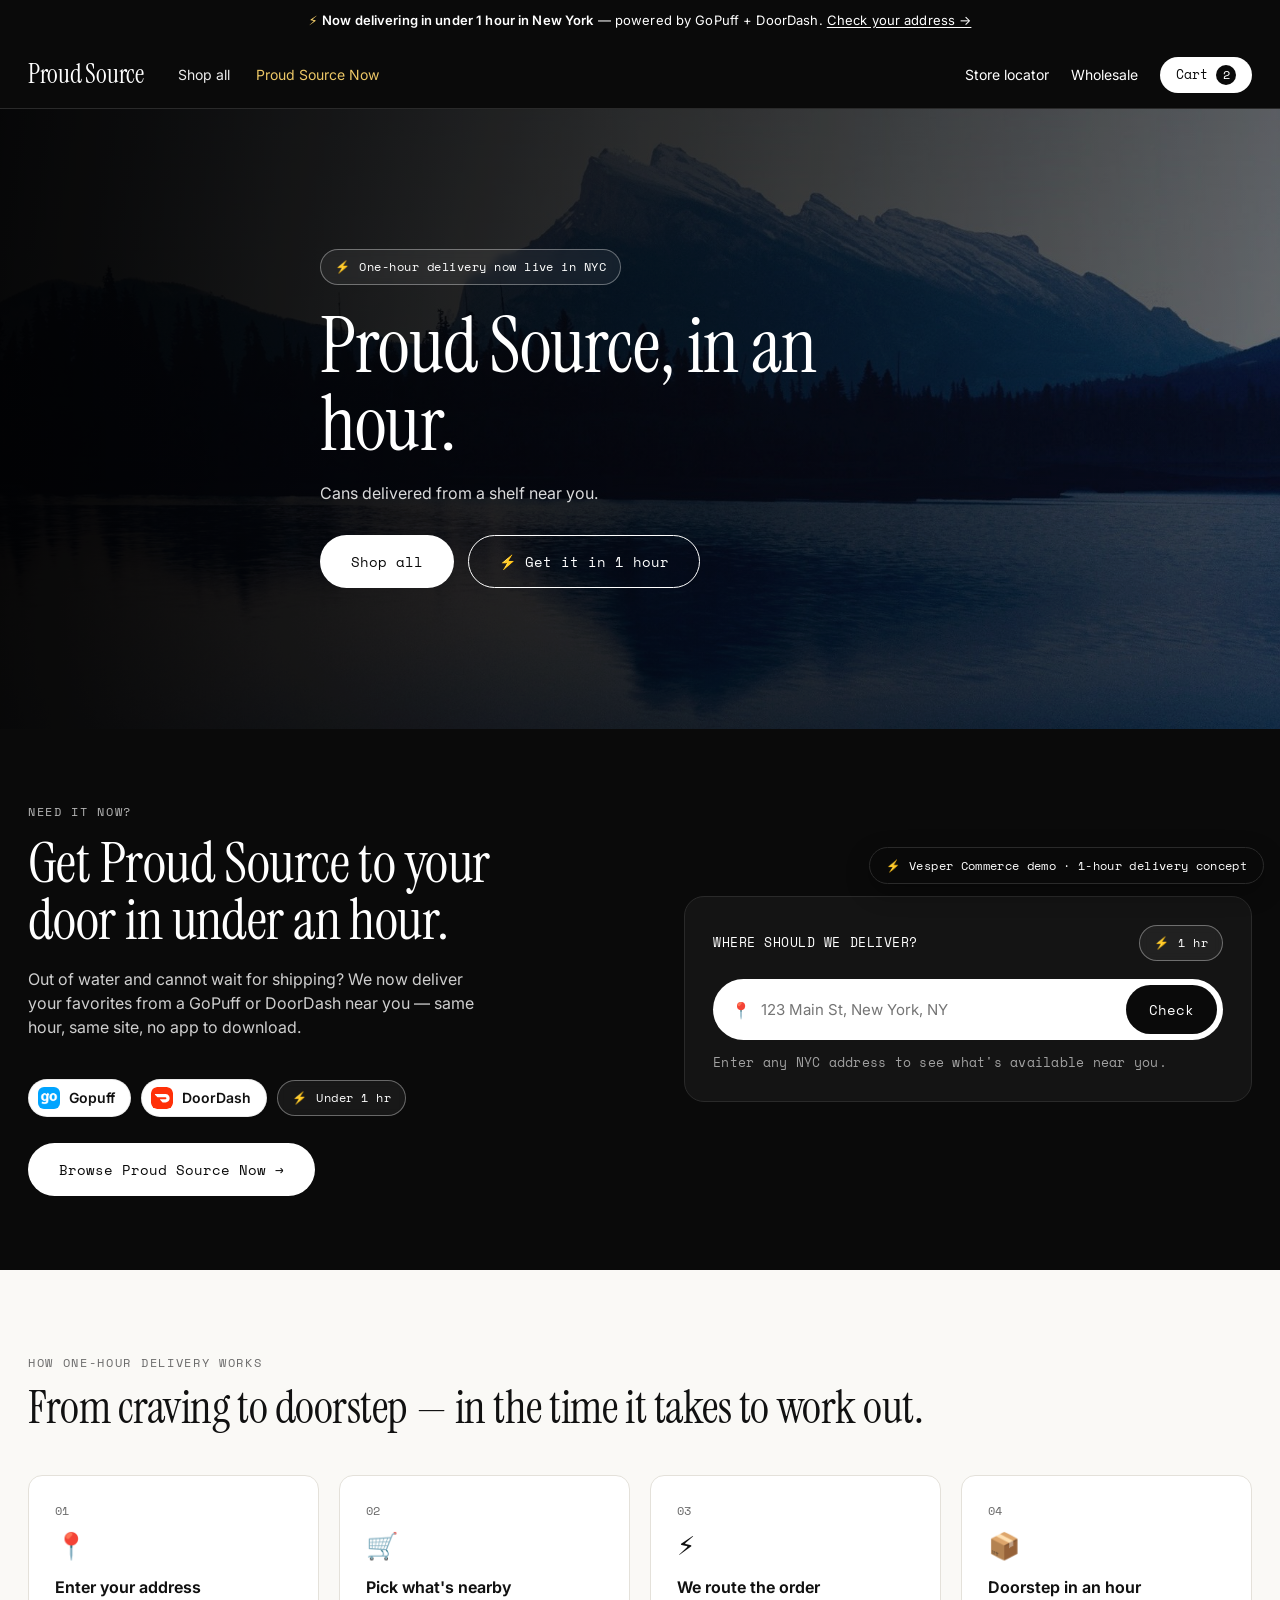
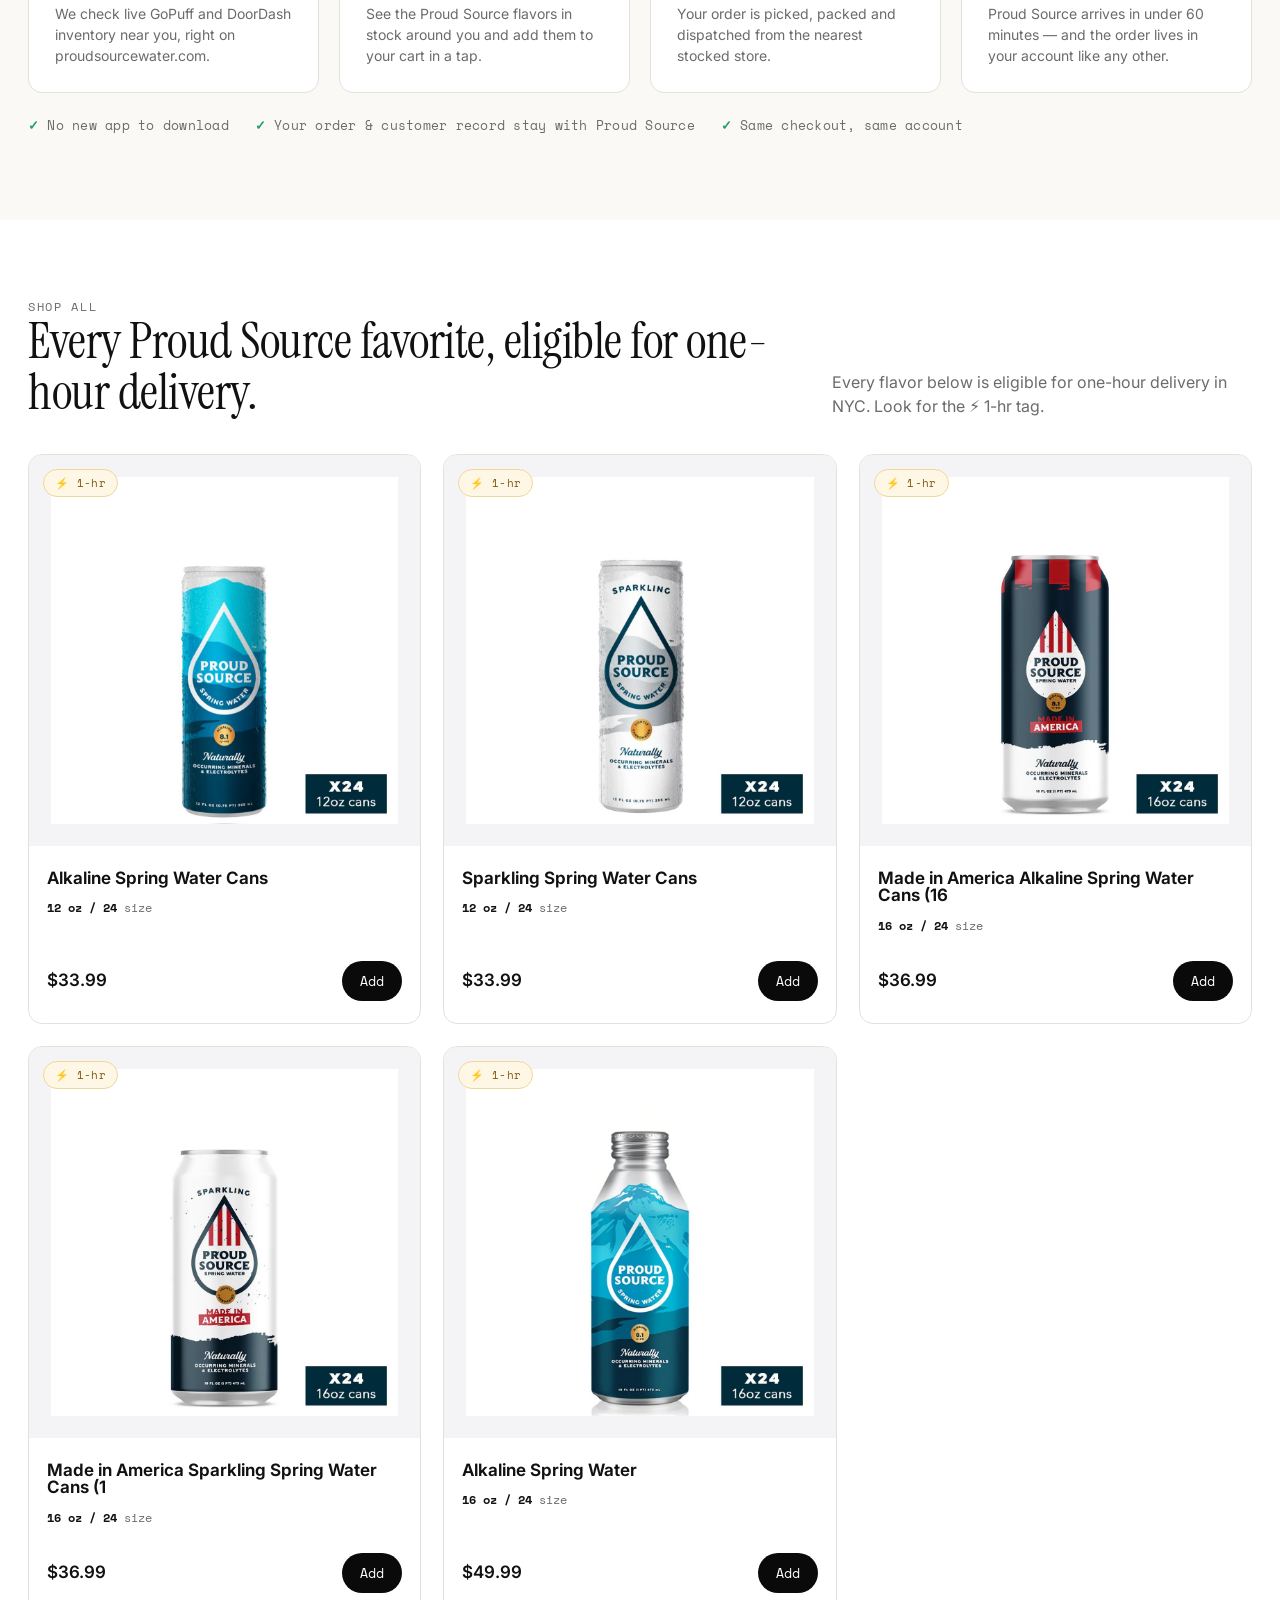
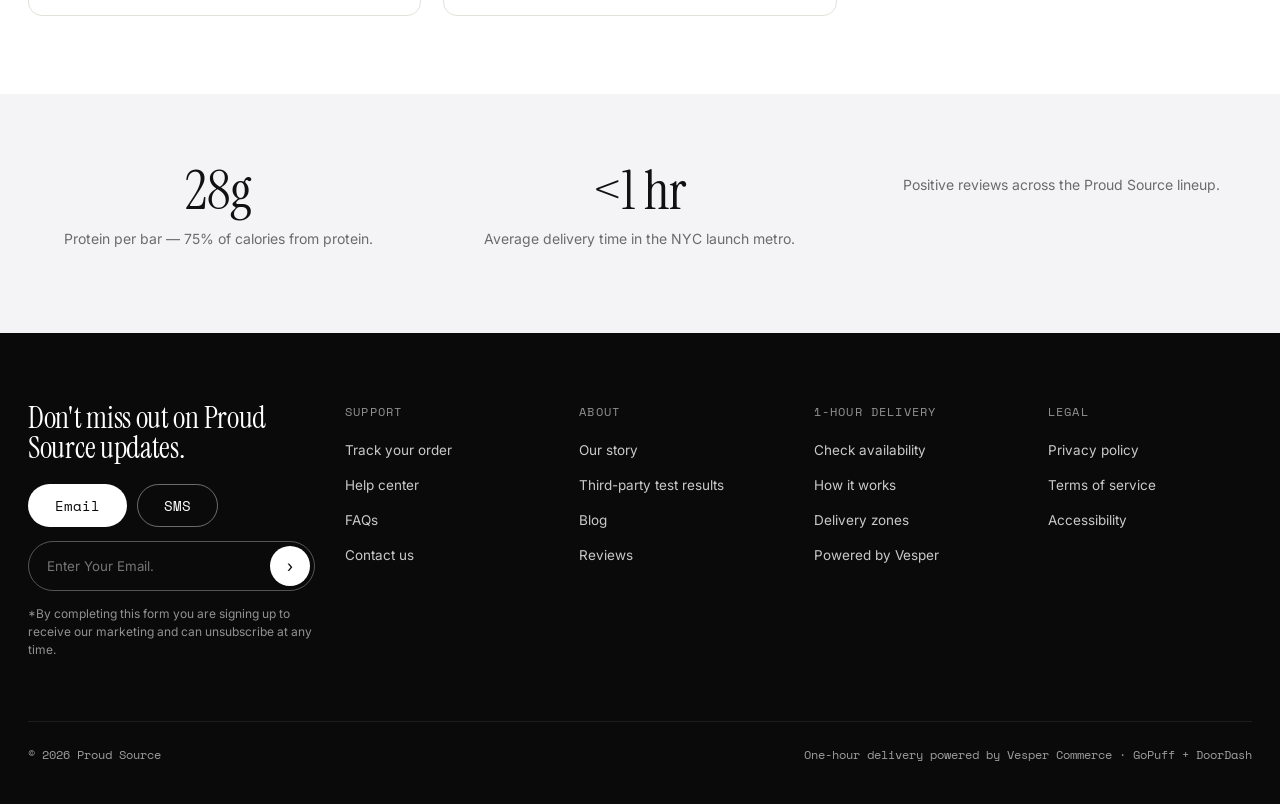
<file: index.html>
<!doctype html>
<html lang="en">
<head>
<meta charset="utf-8" />
<meta name="viewport" content="width=device-width, initial-scale=1" />
<title>Proud Source — now with one-hour delivery</title>
<meta name="description" content="Proud Source, delivered in about an hour via GoPuff and DoorDash." />
<link rel="preconnect" href="https://fonts.googleapis.com" />
<link rel="preconnect" href="https://fonts.gstatic.com" crossorigin />
<link href="https://fonts.googleapis.com/css2?family=Instrument+Serif&family=Inter:wght@400;500;600;700&family=Space+Mono:wght@400;700&display=swap" rel="stylesheet" />
<link rel="stylesheet" href="styles.css" />
<link rel="icon" href="assets/p0.jpg" />
</head>
<body>

<!-- Announcement -->
<div class="announce">
  <span class="bolt">⚡</span> <b>Now delivering in under 1 hour in New York</b> — powered by GoPuff + DoorDash. <a href="#onehour">Check your address →</a>
</div>

<!-- Header -->
<header class="header">
  <nav class="nav">
    <a class="brand" href="index.html"><span class="wordmark">Proud Source</span></a>
    <div class="nav-links"><a href="#shop">Shop all</a>
      <a href="proudsourcewater-now.html" style="color:#ffd76e">Proud Source Now</a>
    </div>
    <div class="nav-right">
      <a class="hide-sm" href="#">Store locator</a>
      <a class="hide-sm" href="#">Wholesale</a>
      <button class="hamburger" onclick="openMenu()" aria-label="Open menu"><svg viewBox="0 0 24 24" fill="none" stroke="currentColor" stroke-width="2" stroke-linecap="round"><line x1="3" y1="6" x2="21" y2="6"/><line x1="3" y1="12" x2="21" y2="12"/><line x1="3" y1="18" x2="21" y2="18"/></svg></button>
      <a href="checkout.html" class="cart-pill" onclick="event.preventDefault();openCart()">Cart <span class="cart-count" id="cartCount">2</span></a>
    </div>
  </nav>
</header>

<!-- Hero -->
<section class="hero">
  <div class="hero-media" style="background-image:linear-gradient(105deg,rgba(10,12,20,.84) 0%,rgba(10,12,20,.58) 46%,rgba(10,12,20,.34) 100%),url('assets/hero.jpg');background-size:cover;background-position:center"></div>
  <div class="wrap hero-inner">
    <div class="delivery-badge" style="margin-bottom:22px"><span class="bolt">⚡</span> One-hour delivery now live in NYC</div>
    <h1 class="serif">Proud Source, in an hour.</h1>
    <p class="sub">Cans delivered from a shelf near you.</p>
    <div class="hero-cta">
      <a href="#shop" class="btn btn-white">Shop all</a>
      <a href="#onehour" class="btn btn-outline" style="color:#fff">⚡ Get it in 1 hour</a>
    </div>
  </div>
</section>

<!-- ===== SIGNATURE 1-HOUR DELIVERY BAND ===== -->
<section class="delivery-band" id="onehour">
  <div class="wrap grid">
    <div>
      <div class="eyebrow" style="color:rgba(255,255,255,.7)">Need it now?</div>
      <h2 class="serif" style="margin-top:14px">Get Proud Source to your door in under an hour.</h2>
      <p class="lede">Out of water and cannot wait for shipping? We now deliver your favorites from a GoPuff or DoorDash near you — same hour, same site, no app to download.</p>
      <div class="retailer-chips" style="margin-top:24px">
        <span class="chip"><img class="logo" src="assets/gopuff-icon.png" alt="GoPuff" /> Gopuff</span>
        <span class="chip"><img class="logo" src="assets/doordash-icon.svg" alt="DoorDash" /> DoorDash</span>
        <span class="delivery-badge"><span class="bolt">⚡</span> Under 1 hr</span>
      </div>
      <div style="margin-top:26px">
        <a href="proudsourcewater-now.html" class="btn btn-white">Browse Proud Source Now →</a>
      </div>
    </div>

    <div class="addr-card">
      <div class="row-top">
        <div style="font-family:var(--mono);font-size:13px;letter-spacing:.04em">WHERE SHOULD WE DELIVER?</div>
        <div class="delivery-badge"><span class="bolt">⚡</span> 1 hr</div>
      </div>
      <div class="addr-field">
        <span aria-hidden="true">📍</span>
        <input id="addrInput" type="text" placeholder="123 Main St, New York, NY" />
        <button class="btn btn-dark" onclick="checkAvailability()">Check</button>
      </div>
      <div class="addr-note">Enter any NYC address to see what's available near you.</div>

      <div class="avail-result" id="availResult">
        <div class="avail-head"><span>✓</span> Available near you — delivered in under 1 hour</div>
        <div class="mini-prod">
          <img src="assets/p0.jpg" alt="" />
          <div class="info"><div class="name">Gold · Chocolate Chip Cookie Dough</div><div class="meta">4-bar pack · $13.99</div></div>
          <button class="mini-add" onclick="addToCart()">Add</button>
        </div>
        <div class="mini-prod">
          <img src="assets/p1.jpg" alt="" />
          <div class="info"><div class="name">Bronze · Cookie Dough Caramel</div><div class="meta">4-bar pack · $13.99</div></div>
          <button class="mini-add" onclick="addToCart()">Add</button>
        </div>
        <div class="mini-prod">
          <img src="assets/p0.jpg" alt="" />
          <div class="info"><div class="name">Gold · Single bar <span style="opacity:.6">(trial)</span></div><div class="meta">Single · $3.49</div></div>
          <button class="mini-add" onclick="addToCart()">Add</button>
        </div>
        <a href="checkout.html" class="btn btn-white btn-block" style="margin-top:16px">View cart · check out →</a>
      </div>
    </div>
  </div>
</section>

<!-- How it works -->
<section class="how">
  <div class="wrap">
    <div class="eyebrow">How one-hour delivery works</div>
    <h2 class="serif" style="font-size:clamp(30px,3.6vw,46px);margin-top:12px">From craving to doorstep — in the time it takes to work out.</h2>
    <div class="steps">
      <div class="step"><div class="num">01</div><div class="icon">📍</div><h3>Enter your address</h3><p>We check live GoPuff and DoorDash inventory near you, right on proudsourcewater.com.</p></div>
      <div class="step"><div class="num">02</div><div class="icon">🛒</div><h3>Pick what's nearby</h3><p>See the Proud Source flavors in stock around you and add them to your cart in a tap.</p></div>
      <div class="step"><div class="num">03</div><div class="icon">⚡</div><h3>We route the order</h3><p>Your order is picked, packed and dispatched from the nearest stocked store.</p></div>
      <div class="step"><div class="num">04</div><div class="icon">📦</div><h3>Doorstep in an hour</h3><p>Proud Source arrives in under 60 minutes — and the order lives in your account like any other.</p></div>
    </div>
    <div class="assurance">
      <span><span class="tick">✓</span> No new app to download</span>
      <span><span class="tick">✓</span> Your order &amp; customer record stay with Proud Source</span>
      <span><span class="tick">✓</span> Same checkout, same account</span>
    </div>
  </div>
</section>

<!-- Product grid -->
<section class="section" id="shop">
  <div class="wrap">
    <div class="section-head">
      <div>
        <div class="eyebrow">Shop all</div>
        <h2 class="serif">Every Proud Source favorite, eligible for one-hour delivery.</h2>
      </div>
      <p>Every flavor below is eligible for one-hour delivery in NYC. Look for the <span style="white-space:nowrap">⚡ 1-hr</span> tag.</p>
    </div>

    <div class="prod-grid" id="prodGrid">
      <!-- cards injected by app.js -->
    </div>
  </div>
</section>

<!-- Value strip -->
<section class="value-strip">
  <div class="wrap value-grid">
    <div><div class="big">28g</div><p>Protein per bar — 75% of calories from protein.</p></div>
    <div><div class="big">&lt;1 hr</div><p>Average delivery time in the NYC launch metro.</p></div>
    <div><div class="big"></div><p>Positive reviews across the Proud Source lineup.</p></div>
  </div>
</section>

<!-- Footer -->
<footer class="footer">
  <div class="wrap">
    <div class="top">
      <div class="updates">
        <h3 class="serif">Don't miss out on Proud Source updates.</h3>
        <div class="toggle">
          <button class="btn btn-white">Email</button>
          <button class="btn btn-outline" style="color:#fff">SMS</button>
        </div>
        <div class="subscribe"><input placeholder="Enter Your Email." /><button>›</button></div>
        <p style="font-size:12px;opacity:.55;margin-top:14px;max-width:320px">*By completing this form you are signing up to receive our marketing and can unsubscribe at any time.</p>
      </div>
      <div><div class="colhead">Support</div><ul><li><a href="#">Track your order</a></li><li><a href="#">Help center</a></li><li><a href="#">FAQs</a></li><li><a href="#">Contact us</a></li></ul></div>
      <div><div class="colhead">About</div><ul><li><a href="#">Our story</a></li><li><a href="#">Third-party test results</a></li><li><a href="#">Blog</a></li><li><a href="#">Reviews</a></li></ul></div>
      <div><div class="colhead">1-Hour Delivery</div><ul><li><a href="#onehour">Check availability</a></li><li><a href="#onehour">How it works</a></li><li><a href="#">Delivery zones</a></li><li><a href="#">Powered by Vesper</a></li></ul></div>
      <div><div class="colhead">Legal</div><ul><li><a href="#">Privacy policy</a></li><li><a href="#">Terms of service</a></li><li><a href="#">Accessibility</a></li></ul></div>
    </div>
    <div class="base"><span>© 2026 Proud Source</span><span>One-hour delivery powered by Vesper Commerce · GoPuff + DoorDash</span></div>
  </div>
</footer>

<div class="demo-ribbon"><span class="bolt">⚡</span> Vesper Commerce demo · 1-hour delivery concept</div>

<script src="app.js"></script>
</body>
</html>
</file>
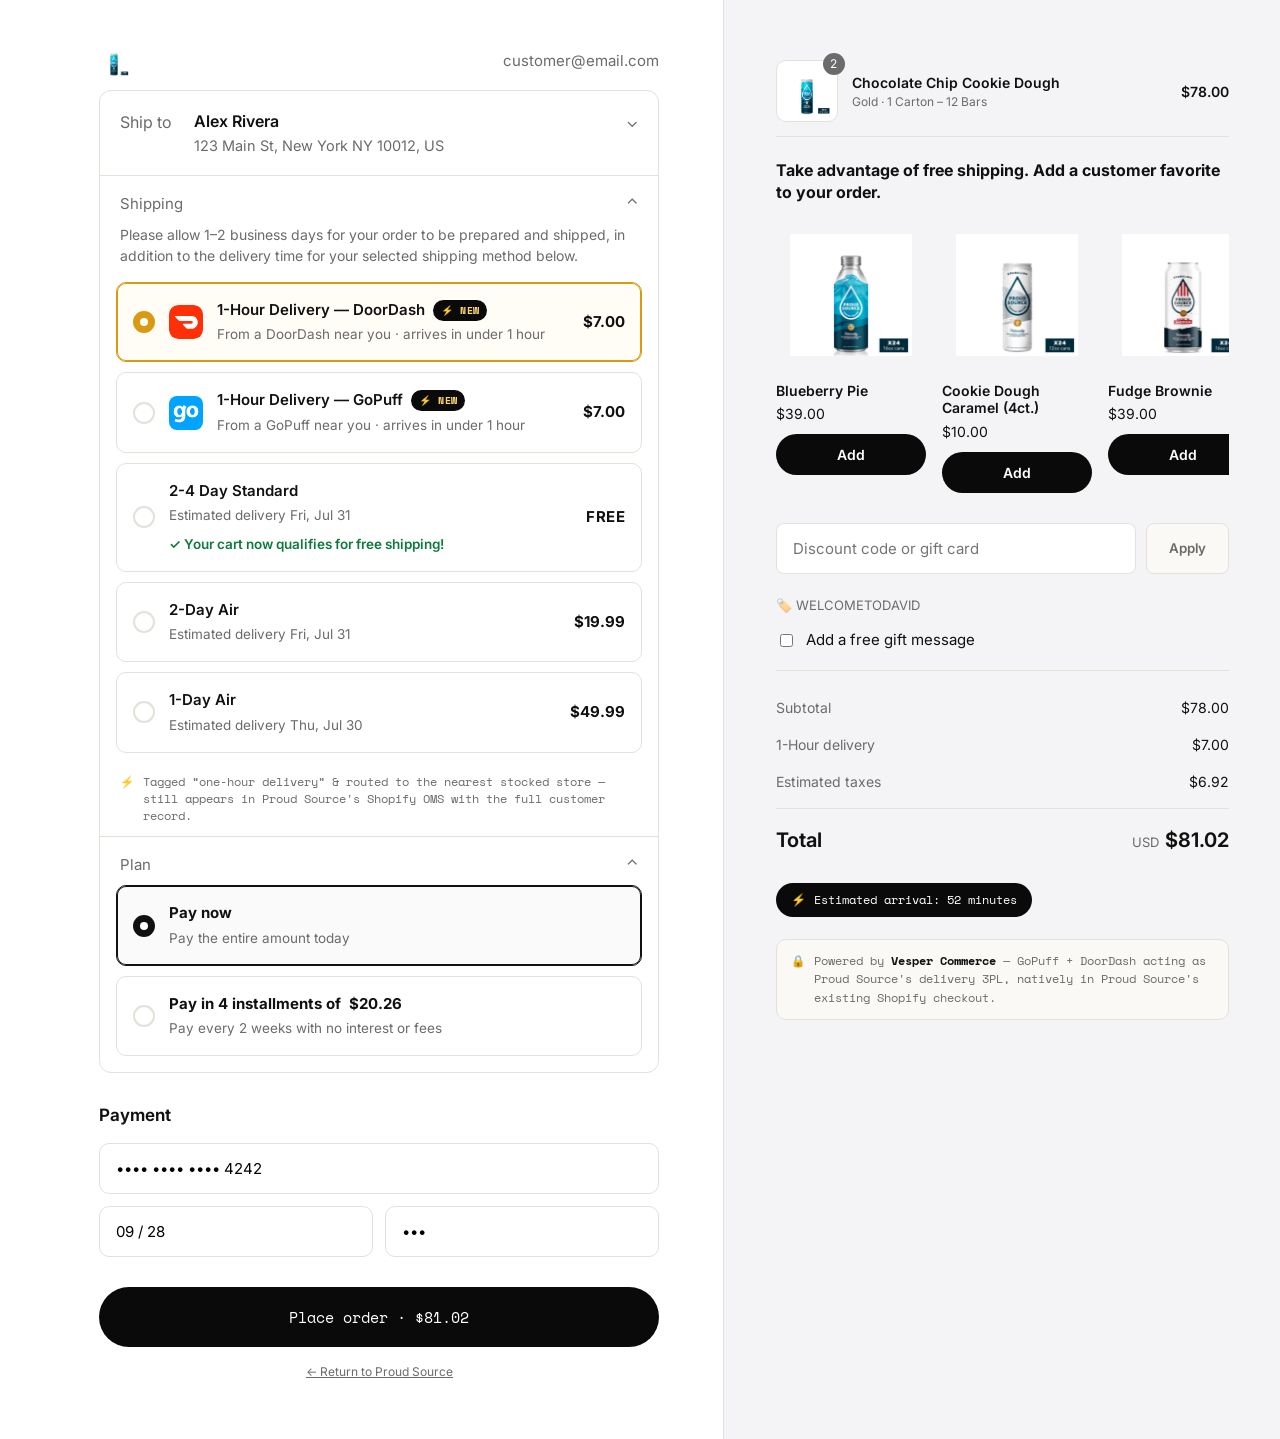
<file: checkout.html>
<!doctype html>
<html lang="en">
<head>
<meta charset="utf-8" />
<meta name="viewport" content="width=device-width, initial-scale=1" />
<title>Checkout | Proud Source</title>
<link rel="preconnect" href="https://fonts.googleapis.com" />
<link rel="preconnect" href="https://fonts.gstatic.com" crossorigin />
<link href="https://fonts.googleapis.com/css2?family=Instrument+Serif&family=Inter:wght@400;500;600;700&family=Space+Mono:wght@400;700&display=swap" rel="stylesheet" />
<link rel="stylesheet" href="styles.css" />
<link rel="icon" href="assets/p0.jpg" />
</head>
<body>

<div class="checkout">
  <!-- LEFT -->
  <div class="co-left">
    <div class="inner">
      <div class="co-topbar">
        <a href="index.html" class="co-logo"><img src="assets/p0.jpg" alt="Proud Source" style="height:30px" /></a>
        <span class="email">customer@email.com</span>
      </div>

      <!-- Ship to -->
      <div class="co-card">
        <div class="ship-to">
          <span class="k">Ship to</span>
          <span class="v"><b>Alex Rivera</b><div>123 Main St, New York NY 10012, US</div></span>
          <span class="chev">⌄</span>
        </div>

        <!-- Shipping -->
        <div class="co-block">
          <div class="bh"><span class="t">Shipping</span><span class="chev" style="color:var(--gray)">⌃</span></div>
          <div class="note">Please allow 1–2 business days for your order to be prepared and shipped, in addition to the delivery time for your selected shipping method below.</div>
          <div class="opts" id="shipOpts">

            <!-- 1-hour delivery options (the Vesper addition) -->
            <label class="co-opt onehr selected" data-cost="7.00" data-label="1-Hour delivery" onclick="selectShip(this)">
              <span class="radio"></span>
              <span class="ret"><img src="assets/doordash-icon.svg" alt="DoorDash" /></span>
              <span class="body">
                <span class="n">1-Hour Delivery — DoorDash <span class="badge-1hr">⚡ NEW</span></span>
                <span class="d">From a DoorDash near you · arrives in under 1 hour</span>
              </span>
              <span class="amt">$7.00</span>
            </label>

            <label class="co-opt onehr" data-cost="7.00" data-label="1-Hour delivery" onclick="selectShip(this)">
              <span class="radio"></span>
              <span class="ret"><img src="assets/gopuff-icon.png" alt="GoPuff" /></span>
              <span class="body">
                <span class="n">1-Hour Delivery — GoPuff <span class="badge-1hr">⚡ NEW</span></span>
                <span class="d">From a GoPuff near you · arrives in under 1 hour</span>
              </span>
              <span class="amt">$7.00</span>
            </label>

            <!-- standard Proud Source shipping tiers -->
            <label class="co-opt" data-cost="0" data-label="2-4 Day Standard" onclick="selectShip(this)">
              <span class="radio"></span>
              <span class="body">
                <span class="n">2-4 Day Standard</span>
                <span class="d">Estimated delivery Fri, Jul 31</span>
                <span class="free-ok">✓ Your cart now qualifies for free shipping!</span>
              </span>
              <span class="amt free">FREE</span>
            </label>

            <label class="co-opt" data-cost="19.99" data-label="2-Day Air" onclick="selectShip(this)">
              <span class="radio"></span>
              <span class="body">
                <span class="n">2-Day Air</span>
                <span class="d">Estimated delivery Fri, Jul 31</span>
              </span>
              <span class="amt">$19.99</span>
            </label>

            <label class="co-opt" data-cost="49.99" data-label="1-Day Air" onclick="selectShip(this)">
              <span class="radio"></span>
              <span class="body">
                <span class="n">1-Day Air</span>
                <span class="d">Estimated delivery Thu, Jul 30</span>
              </span>
              <span class="amt">$49.99</span>
            </label>

          </div>
          <div class="note" id="routeNote" style="display:flex;gap:9px;color:var(--gray);font-family:var(--mono);font-size:11.5px">
            <span style="color:#d99a12">⚡</span>
            <span>Tagged “one-hour delivery” &amp; routed to the nearest stocked store — still appears in Proud Source's Shopify OMS with the full customer record.</span>
          </div>
        </div>

        <!-- Plan -->
        <div class="co-block co-plan">
          <div class="bh"><span class="t">Plan</span><span class="chev" style="color:var(--gray)">⌃</span></div>
          <div class="opts" id="planOpts">
            <label class="co-opt selected" onclick="selectPlan(this)">
              <span class="radio"></span>
              <span class="body"><span class="n">Pay now</span><span class="d">Pay the entire amount today</span></span>
            </label>
            <label class="co-opt" onclick="selectPlan(this)">
              <span class="radio"></span>
              <span class="body"><span class="n">Pay in 4 installments of <span id="instAmt">$22.98</span></span><span class="d">Pay every 2 weeks with no interest or fees</span></span>
            </label>
          </div>
        </div>
      </div>

      <!-- Payment -->
      <div class="co-section-title">Payment</div>
      <input class="co-field" placeholder="Card number" value="•••• •••• •••• 4242" />
      <div class="co-row">
        <input class="co-field" placeholder="Expiration (MM/YY)" value="09 / 28" />
        <input class="co-field" placeholder="Security code" value="•••" />
      </div>

      <button class="btn btn-dark btn-block btn-lg" id="placeBtn" style="margin-top:18px" onclick="placeOrder()">Place order · $91.92</button>
      <p style="font-size:12px;color:var(--gray);text-align:center;margin-top:16px"><a href="index.html" style="text-decoration:underline">← Return to Proud Source</a></p>
    </div>
  </div>

  <!-- RIGHT: order summary -->
  <div class="co-right">
    <div class="inner">
      <div class="os-item">
        <div class="im"><img src="assets/p0.jpg" alt="" /><span class="q">2</span></div>
        <div class="nm"><div class="t">Chocolate Chip Cookie Dough</div><div class="s">Gold · 1 Carton – 12 Bars</div></div>
        <div class="pr">$78.00</div>
      </div>

      <!-- upsell rail -->
      <div class="upsell-title">Take advantage of free shipping. Add a customer favorite to your order.</div>
      <div class="upsell-rail">
        <div class="upsell-card"><div class="im"><img src="assets/p4.jpg" alt="" /></div><div class="nm">Blueberry Pie</div><div class="pr">$39.00</div><button class="add" onclick="addToCart()">Add</button></div>
        <div class="upsell-card"><div class="im"><img src="assets/p1.jpg" alt="" /></div><div class="nm">Cookie Dough Caramel (4ct.)</div><div class="pr">$10.00</div><button class="add" onclick="addToCart()">Add</button></div>
        <div class="upsell-card"><div class="im"><img src="assets/p3.jpg" alt="" /></div><div class="nm">Fudge Brownie</div><div class="pr">$39.00</div><button class="add" onclick="addToCart()">Add</button></div>
        <div class="upsell-card"><div class="im"><img src="assets/p2.jpg" alt="" /></div><div class="nm">PB Chocolate Chunk</div><div class="pr">$39.00</div><button class="add" onclick="addToCart()">Add</button></div>
      </div>

      <!-- discount -->
      <div class="co-discount">
        <input placeholder="Discount code or gift card" />
        <button>Apply</button>
      </div>
      <div class="co-discount-tag">🏷️ WELCOMETODAVID</div>
      <div class="co-gift"><input type="checkbox" /> Add a free gift message</div>

      <!-- totals -->
      <div class="os-line"><span class="muted">Subtotal</span><span>$78.00</span></div>
      <div class="os-line"><span class="muted" id="sumShipLabel">1-Hour delivery</span><span id="sumShip">$7.00</span></div>
      <div class="os-line"><span class="muted">Estimated taxes</span><span>$6.92</span></div>
      <div class="os-line total"><span>Total</span><span><span style="font-size:13px;color:var(--gray);font-weight:400;margin-right:6px">USD</span><span id="sumTotal">$91.92</span></span></div>

      <div class="eta-badge" style="margin-top:20px"><span class="bolt">⚡</span> Estimated arrival: 52 minutes</div>
      <div class="co-note" style="margin-top:8px;border-style:solid"><span>🔒</span> <span>Powered by <b>Vesper Commerce</b> — GoPuff + DoorDash acting as Proud Source's delivery 3PL, natively in Proud Source's existing Shopify checkout.</span></div>
    </div>
  </div>
</div>

<script src="app.js"></script>
</body>
</html>
</file>
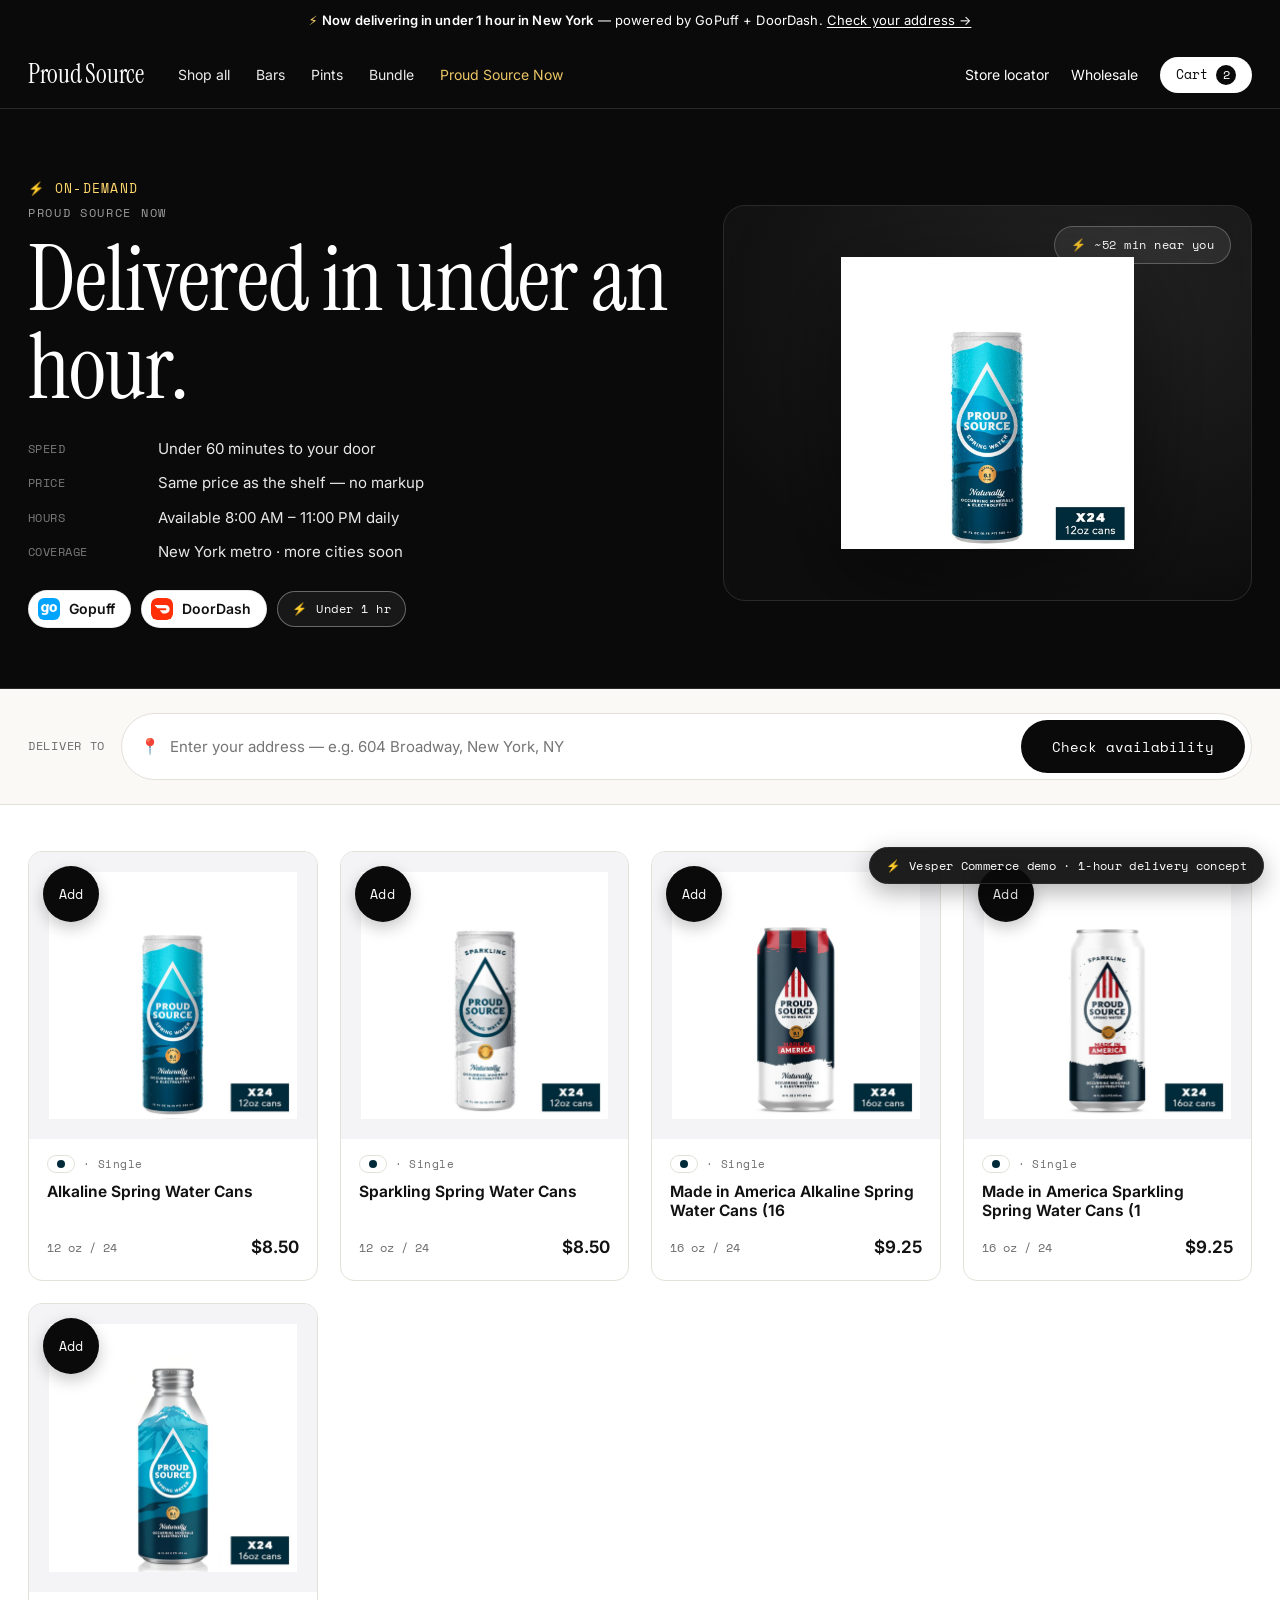
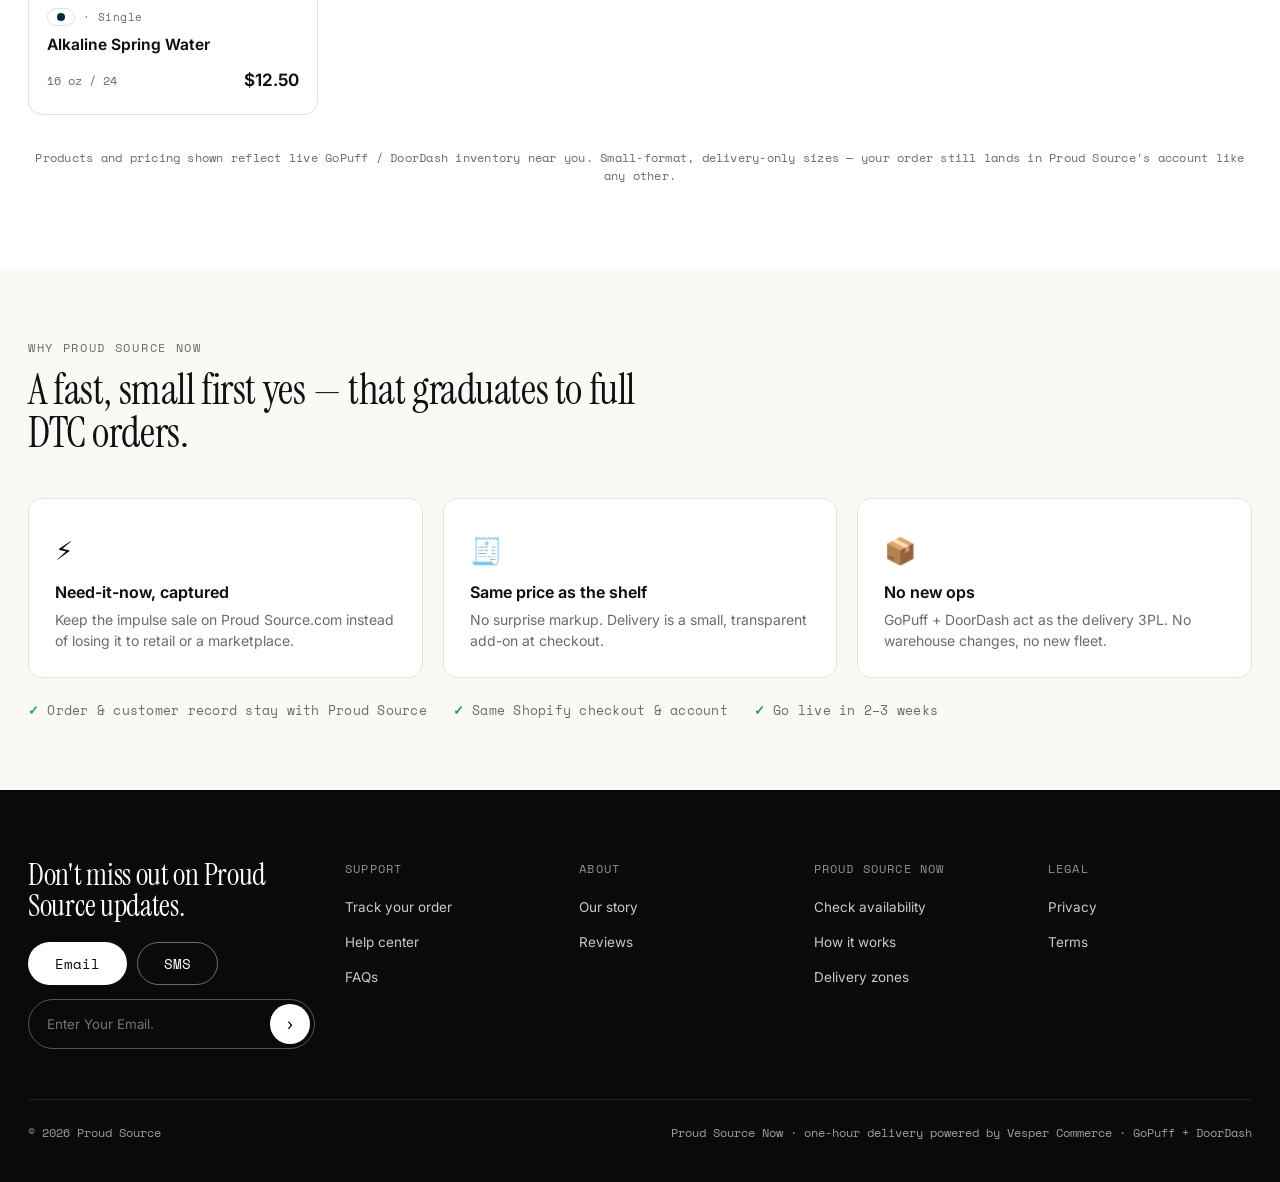
<file: proudsourcewater-now.html>
<!doctype html>
<html lang="en">
<head>
<meta charset="utf-8" />
<meta name="viewport" content="width=device-width, initial-scale=1" />
<title>Proud Source Now — Delivered in under an hour | Proud Source</title>
<meta name="description" content="Proud Source Now: your favorite bars delivered in under an hour, at the same price as the shelf. Powered by GoPuff + DoorDash." />
<link rel="preconnect" href="https://fonts.googleapis.com" />
<link rel="preconnect" href="https://fonts.gstatic.com" crossorigin />
<link href="https://fonts.googleapis.com/css2?family=Instrument+Serif&family=Inter:wght@400;500;600;700&family=Space+Mono:wght@400;700&display=swap" rel="stylesheet" />
<link rel="stylesheet" href="styles.css" />
<link rel="icon" href="assets/p0.jpg" />
</head>
<body>

<div class="announce">
  <span class="bolt">⚡</span> <b>Now delivering in under 1 hour in New York</b> — powered by GoPuff + DoorDash. <a href="#now">Check your address →</a>
</div>

<header class="header">
  <nav class="nav">
    <a class="brand" href="index.html"><span class="wordmark">Proud Source</span></a>
    <div class="nav-links">
      <a href="index.html#shop">Shop all</a>
      <a href="index.html#shop">Bars</a>
      <a href="index.html#shop">Pints</a>
      <a href="index.html#shop">Bundle</a>
      <a href="proudsourcewater-now.html" style="color:#ffd76e">Proud Source Now</a>
    </div>
    <div class="nav-right">
      <a class="hide-sm" href="#">Store locator</a>
      <a class="hide-sm" href="#">Wholesale</a>
      <button class="hamburger" onclick="openMenu()" aria-label="Open menu"><svg viewBox="0 0 24 24" fill="none" stroke="currentColor" stroke-width="2" stroke-linecap="round"><line x1="3" y1="6" x2="21" y2="6"/><line x1="3" y1="12" x2="21" y2="12"/><line x1="3" y1="18" x2="21" y2="18"/></svg></button>
      <a href="checkout.html" class="cart-pill" onclick="event.preventDefault();openCart()">Cart <span class="cart-count" id="cartCount">2</span></a>
    </div>
  </nav>
</header>

<!-- HERO -->
<section class="now-hero" id="now">
  <div class="wrap grid">
    <div>
      <div class="kick">⚡ On-demand</div>
      <div class="eyebrow">Proud Source Now</div>
      <h1 class="serif">Delivered in under an hour.</h1>
      <div class="facts">
        <div><span class="k">Speed</span> Under 60 minutes to your door</div>
        <div><span class="k">Price</span> Same price as the shelf — no markup</div>
        <div><span class="k">Hours</span> Available 8:00 AM – 11:00 PM daily</div>
        <div><span class="k">Coverage</span> New York metro · more cities soon</div>
      </div>
      <div class="chips-row retailer-chips">
        <span class="chip"><img class="logo" src="assets/gopuff-icon.png" alt="GoPuff" /> Gopuff</span>
        <span class="chip"><img class="logo" src="assets/doordash-icon.svg" alt="DoorDash" /> DoorDash</span>
        <span class="delivery-badge"><span class="bolt">⚡</span> Under 1 hr</span>
      </div>
    </div>
    <div class="now-visual">
      <div class="float-badge"><span class="bolt">⚡</span> ~52 min near you</div>
      <img src="assets/p0.jpg" alt="Proud Source bar available on demand" />
    </div>
  </div>
</section>

<!-- ADDRESS BAR -->
<div class="now-addrbar">
  <div class="wrap inner">
    <span class="lbl">Deliver to</span>
    <div class="field">
      <span aria-hidden="true">📍</span>
      <input id="nowAddr" type="text" placeholder="Enter your address — e.g. 604 Broadway, New York, NY" />
      <button class="btn btn-dark" onclick="nowCheck()">Check availability</button>
    </div>
    <span class="now-addr-state" id="nowAddrState"><span>✓</span> In your zone · delivered in ~52 min</span>
  </div>
</div>

<!-- GRID -->
<section class="now-section">
  <div class="wrap">
    <div class="now-gridwrap show" id="nowGridWrap">
      <div class="now-grid" id="nowGrid"><!-- injected by app.js --></div>
      <div class="now-disclaimer">
        Products and pricing shown reflect live GoPuff / DoorDash inventory near you. Small-format, delivery-only sizes — your order still lands in Proud Source's account like any other.
      </div>
    </div>
  </div>
</section>

<!-- reassurance band -->
<section class="how" style="padding:70px 0">
  <div class="wrap">
    <div class="eyebrow">Why Proud Source Now</div>
    <h2 class="serif" style="font-size:clamp(28px,3.4vw,42px);margin-top:12px;max-width:640px">A fast, small first yes — that graduates to full DTC orders.</h2>
    <div class="steps now-steps-3">
      <div class="step"><div class="icon">⚡</div><h3>Need-it-now, captured</h3><p>Keep the impulse sale on Proud Source.com instead of losing it to retail or a marketplace.</p></div>
      <div class="step"><div class="icon">🧾</div><h3>Same price as the shelf</h3><p>No surprise markup. Delivery is a small, transparent add-on at checkout.</p></div>
      <div class="step"><div class="icon">📦</div><h3>No new ops</h3><p>GoPuff + DoorDash act as the delivery 3PL. No warehouse changes, no new fleet.</p></div>
    </div>
    <div class="assurance">
      <span><span class="tick">✓</span> Order &amp; customer record stay with Proud Source</span>
      <span><span class="tick">✓</span> Same Shopify checkout &amp; account</span>
      <span><span class="tick">✓</span> Go live in 2–3 weeks</span>
    </div>
  </div>
</section>

<footer class="footer">
  <div class="wrap">
    <div class="top">
      <div class="updates">
        <h3 class="serif">Don't miss out on Proud Source updates.</h3>
        <div class="toggle"><button class="btn btn-white">Email</button><button class="btn btn-outline" style="color:#fff">SMS</button></div>
        <div class="subscribe"><input placeholder="Enter Your Email." /><button>›</button></div>
      </div>
      <div><div class="colhead">Support</div><ul><li><a href="#">Track your order</a></li><li><a href="#">Help center</a></li><li><a href="#">FAQs</a></li></ul></div>
      <div><div class="colhead">About</div><ul><li><a href="#">Our story</a></li><li><a href="#">Reviews</a></li></ul></div>
      <div><div class="colhead">Proud Source Now</div><ul><li><a href="proudsourcewater-now.html">Check availability</a></li><li><a href="index.html#onehour">How it works</a></li><li><a href="#">Delivery zones</a></li></ul></div>
      <div><div class="colhead">Legal</div><ul><li><a href="#">Privacy</a></li><li><a href="#">Terms</a></li></ul></div>
    </div>
    <div class="base"><span>© 2026 Proud Source</span><span>Proud Source Now · one-hour delivery powered by Vesper Commerce · GoPuff + DoorDash</span></div>
  </div>
</footer>

<div class="demo-ribbon"><span class="bolt">⚡</span> Vesper Commerce demo · 1-hour delivery concept</div>

<script src="app.js"></script>
</body>
</html>
</file>
<file: styles.css>
/* ============================================================
   Proud Source × Vesper Commerce — 1-Hour Delivery Mockup
   Design system replicating proudsourcewater.com
   Fonts: Instrument Serif (display) + Inter (body/Suisse substitute)
   ============================================================ */

:root {
  --black: #0a0a0a;
  --ink: #111111;
  --white: #ffffff;
  --offwhite: #f4f4f6;      /* product panel bg */
  --paper: #faf9f6;
  --line: #e4e1da;
  --line-dark: #2a2a2a;
  --gray: #6b6b6b;
  --gray-2: #8a8a8a;
  --gold: #002a3a;          /* brand accent */
  --gopuff: #009f8f;        /* GoPuff teal */
  --doordash: #eb1700;      /* DoorDash red */
  --radius-pill: 999px;
  --radius: 14px;
  --serif: "Instrument Serif", Georgia, serif;
  --sans: "Inter", -apple-system, system-ui, sans-serif;
  --mono: "Space Mono", ui-monospace, "SFMono-Regular", monospace;
  --maxw: 1280px;
}

* { box-sizing: border-box; }

html { scroll-behavior: smooth; }

body {
  margin: 0;
  font-family: var(--sans);
  color: var(--ink);
  background: var(--white);
  -webkit-font-smoothing: antialiased;
  line-height: 1.5;
}

img { max-width: 100%; display: block; }
a { color: inherit; text-decoration: none; }
button { font-family: inherit; cursor: pointer; }

h1, h2, h3, .serif {
  font-family: var(--serif);
  font-weight: 400;
  letter-spacing: -0.01em;
  line-height: 1.02;
  margin: 0;
}

.wrap { max-width: var(--maxw); margin: 0 auto; padding: 0 28px; }

/* ---------- Announcement bar ---------- */
.announce {
  background: var(--black);
  color: var(--white);
  font-size: 13px;
  letter-spacing: 0.01em;
  text-align: center;
  padding: 11px 16px;
  position: relative;
  z-index: 60;
}
.announce b { font-weight: 600; }
.announce .bolt { color: #ffd76e; }
.announce a { text-decoration: underline; text-underline-offset: 2px; }

/* ---------- Header / nav ---------- */
.header {
  background: var(--black);
  color: var(--white);
  position: sticky;
  top: 0;
  z-index: 50;
  border-bottom: 1px solid var(--line-dark);
}
.header.light {
  background: var(--white);
  color: var(--ink);
  border-bottom: 1px solid var(--line);
}
.nav {
  display: flex;
  align-items: center;
  gap: 34px;
  height: 66px;
  max-width: var(--maxw);
  margin: 0 auto;
  padding: 0 28px;
}
.brand img { height: 26px; width: auto; }
.nav-links { display: flex; gap: 26px; font-size: 14px; }
.nav-links a { opacity: 0.92; }
.nav-links a:hover { opacity: 1; }
.nav-right { margin-left: auto; display: flex; align-items: center; gap: 22px; font-size: 14px; }
.nav-right .ico { width: 20px; height: 20px; opacity: 0.9; }
.cart-pill {
  background: var(--white);
  color: var(--black);
  border-radius: var(--radius-pill);
  padding: 8px 16px;
  font-family: var(--mono);
  font-size: 13px;
  display: inline-flex;
  gap: 8px;
  align-items: center;
  border: none;
}
.header.light .cart-pill { background: var(--black); color: var(--white); }
.cart-count {
  background: var(--black); color: var(--white);
  border-radius: var(--radius-pill);
  min-width: 20px; height: 20px; padding: 0 5px;
  display: inline-flex; align-items: center; justify-content: center;
  font-size: 12px;
}
.header.light .cart-count { background: var(--white); color: var(--black); }

/* ---------- Hamburger + mobile menu ---------- */
.hamburger {
  display: none; width: 40px; height: 40px; align-items: center; justify-content: center;
  background: transparent; border: 0; color: inherit; padding: 0;
}
.hamburger svg { width: 24px; height: 24px; }

.menu-overlay { position: fixed; inset: 0; background: rgba(0,0,0,.45); z-index: 110; opacity: 0; visibility: hidden; transition: opacity .3s ease, visibility .3s ease; }
.menu-overlay.open { opacity: 1; visibility: visible; }
.mobile-menu {
  position: fixed; top: 0; left: 0; height: 100%; width: 320px; max-width: 86vw;
  background: var(--black); color: #fff; z-index: 111;
  transform: translateX(-100%); transition: transform .32s cubic-bezier(.4,0,.2,1);
  display: flex; flex-direction: column;
}
.mobile-menu.open { transform: translateX(0); }
.mm-head { display: flex; align-items: center; justify-content: space-between; padding: 20px 22px; border-bottom: 1px solid var(--line-dark); }
.mm-head img { height: 24px; width: auto; }
.mm-close { background: transparent; border: 1px solid var(--line-dark); border-radius: 8px; color: #fff; font-size: 16px; width: 40px; height: 40px; display: flex; align-items: center; justify-content: center; }
.mm-links { display: flex; flex-direction: column; padding: 16px 0 6px; }
.mm-links a { font-family: var(--serif); font-size: 27px; line-height: 1; padding: 13px 24px; color: #fff; letter-spacing: -.01em; }
.mm-links a.active { color: #ffd76e; }
.mm-sub { margin-top: auto; border-top: 1px solid var(--line-dark); padding: 18px 24px; display: flex; flex-direction: column; gap: 14px; }
.mm-sub a { font-family: var(--sans); font-size: 14px; color: rgba(255,255,255,.8); }
.mm-cta { margin: 6px 24px 26px; }

@media (max-width: 620px) { .hamburger { display: inline-flex; } }

/* ---------- Buttons ---------- */
.btn {
  display: inline-flex; align-items: center; justify-content: center; gap: 10px;
  font-family: var(--mono);
  font-size: 14px;
  border-radius: var(--radius-pill);
  padding: 15px 30px;
  border: 1px solid transparent;
  transition: transform .08s ease, opacity .15s ease, background .15s ease;
  white-space: nowrap;
}
.btn:active { transform: translateY(1px); }
.btn-white { background: var(--white); color: var(--black); }
.btn-white:hover { opacity: .88; }
.btn-dark { background: var(--black); color: var(--white); }
.btn-dark:hover { opacity: .9; }
.btn-outline { background: transparent; border-color: currentColor; }
.btn-block { width: 100%; }
.btn-lg { padding: 18px 34px; font-size: 15px; }

/* ---------- Hero ---------- */
.hero {
  position: relative;
  background: var(--black);
  color: var(--white);
  min-height: 620px;
  display: flex;
  align-items: center;
  overflow: hidden;
}
.hero-media {
  position: absolute; inset: 0;
  background-size: cover;
  background-position: center;
  opacity: 0.92;
}
.hero-media::after {
  content: "";
  position: absolute; inset: 0;
  background: linear-gradient(90deg, rgba(0,0,0,.85) 0%, rgba(0,0,0,.55) 40%, rgba(0,0,0,.15) 100%);
}
.hero-inner { position: relative; z-index: 2; padding: 60px 0; }
.hero h1 { font-size: clamp(46px, 6vw, 82px); max-width: 640px; }
.hero .sub { margin-top: 18px; font-size: 16px; opacity: .85; max-width: 420px; }
.hero-cta { margin-top: 30px; display: flex; gap: 14px; flex-wrap: wrap; }

/* eyebrow / labels */
.eyebrow {
  font-family: var(--mono);
  font-size: 12px;
  letter-spacing: 0.14em;
  text-transform: uppercase;
  color: var(--gray);
}
.hero .eyebrow { color: rgba(255,255,255,.7); }

/* ---------- 1-hour delivery pieces ---------- */
.delivery-badge {
  display: inline-flex; align-items: center; gap: 9px;
  font-family: var(--mono);
  font-size: 12px;
  letter-spacing: 0.04em;
  padding: 8px 14px;
  border-radius: var(--radius-pill);
  border: 1px solid rgba(255,255,255,.35);
  background: rgba(255,255,255,.06);
  backdrop-filter: blur(4px);
}
.delivery-badge .bolt { color: #ffd76e; }
.header.light .delivery-badge, .on-light .delivery-badge {
  border-color: var(--line); background: var(--paper); color: var(--ink);
}

.retailer-chips { display: inline-flex; gap: 10px; align-items: center; flex-wrap: wrap; }
.chip {
  display: inline-flex; align-items: center; gap: 9px;
  font-family: var(--sans); font-size: 14px; font-weight: 600;
  border-radius: var(--radius-pill);
  padding: 7px 15px 7px 9px;
  background: var(--white); color: var(--ink);
  border: 1px solid rgba(0,0,0,.08);
  box-shadow: 0 1px 3px rgba(0,0,0,.08);
  letter-spacing: 0;
  line-height: 1;
}
.chip .logo { width: 22px; height: 22px; border-radius: 6px; object-fit: contain; flex: none; display: block; }
.chip-outline {
  background: transparent; color: inherit;
  border: 1px solid rgba(128,128,128,.4);
}

/* The signature 1-hour delivery band */
.delivery-band {
  background: var(--black);
  color: var(--white);
  padding: 74px 0;
}
.delivery-band .grid {
  display: grid; grid-template-columns: 1.05fr 1fr; gap: 60px; align-items: center;
}
.delivery-band h2 { font-size: clamp(34px, 4.4vw, 56px); max-width: 520px; }
.delivery-band .lede { margin-top: 18px; font-size: 16px; opacity: .8; max-width: 460px; }

.addr-card {
  background: #141414;
  border: 1px solid var(--line-dark);
  border-radius: 20px;
  padding: 28px;
}
.addr-card .row-top {
  display: flex; align-items: center; justify-content: space-between; margin-bottom: 18px;
}
.addr-field {
  display: flex; gap: 10px; align-items: center;
  background: var(--white); color: var(--ink);
  border-radius: var(--radius-pill);
  padding: 6px 6px 6px 18px;
}
.addr-field input {
  border: 0; outline: 0; flex: 1; min-width: 0; font-family: var(--sans); font-size: 15px; background: transparent;
  padding: 12px 0;
}
.addr-field .btn { padding: 13px 22px; }
.addr-note { margin-top: 14px; font-size: 12.5px; opacity: .6; font-family: var(--mono); letter-spacing: .02em; }

/* availability result (hidden until "check") */
.avail-result { display: none; margin-top: 22px; }
.avail-result.show { display: block; animation: fade .3s ease; }
@keyframes fade { from { opacity: 0; transform: translateY(6px);} to {opacity:1; transform:none;} }
.avail-head {
  display: flex; align-items: center; gap: 10px;
  font-family: var(--mono); font-size: 13px; letter-spacing: .04em;
  color: #7ee0c0; margin-bottom: 14px;
}
.mini-prod {
  display: flex; align-items: center; gap: 14px;
  padding: 12px 0; border-top: 1px solid var(--line-dark);
}
.mini-prod img { width: 52px; height: 52px; object-fit: contain; background: #1e1e1e; border-radius: 10px; padding: 4px; }
.mini-prod .info { flex: 1; }
.mini-prod .info .name { font-size: 14px; font-weight: 600; }
.mini-prod .info .meta { font-size: 12px; opacity: .6; }
.mini-add {
  background: var(--white); color: var(--black); border: 0;
  border-radius: var(--radius-pill); padding: 8px 16px;
  font-family: var(--mono); font-size: 12px;
}

/* ---------- How it works ---------- */
.how { padding: 84px 0; background: var(--paper); }
.how .steps { display: grid; grid-template-columns: repeat(4, 1fr); gap: 20px; margin-top: 44px; }
.step {
  background: var(--white); border: 1px solid var(--line);
  border-radius: var(--radius); padding: 26px;
}
.step .num { font-family: var(--mono); font-size: 12px; color: var(--gray); }
.step .icon { font-size: 26px; margin: 6px 0 14px; }
.step h3 { font-family: var(--sans); font-weight: 650; font-size: 16px; letter-spacing: 0; }
.step p { color: var(--gray); font-size: 14px; margin: 8px 0 0; }
.how .assurance {
  margin-top: 24px; display: flex; gap: 26px; flex-wrap: wrap;
  font-family: var(--mono); font-size: 12.5px; color: var(--gray); letter-spacing: .02em;
}
.how .assurance span { display: inline-flex; gap: 8px; align-items: center; }
.tick { color: #1a9d6e; font-weight: 700; }

/* ---------- Section heading ---------- */
.section { padding: 78px 0; }
.section-head { display: flex; align-items: flex-end; justify-content: space-between; gap: 20px; margin-bottom: 36px; }
.section-head h2 { font-size: clamp(32px, 4vw, 50px); }
.section-head p { color: var(--gray); max-width: 420px; margin: 8px 0 0; }

/* ---------- Product grid ---------- */
.prod-grid { display: grid; grid-template-columns: repeat(3, 1fr); gap: 22px; }
.card {
  border: 1px solid var(--line); border-radius: var(--radius);
  overflow: hidden; background: var(--white);
  transition: box-shadow .2s ease, transform .2s ease;
  display: flex; flex-direction: column;
}
.card:hover { box-shadow: 0 12px 30px rgba(0,0,0,.08); transform: translateY(-3px); }
.card .thumb {
  position: relative; background: var(--offwhite);
  aspect-ratio: 1/1; display: flex; align-items: center; justify-content: center; padding: 22px;
}
.card .thumb img { max-height: 100%; object-fit: contain; }
.card .badges { position: absolute; top: 14px; left: 14px; display: flex; flex-direction: column; gap: 8px; align-items: flex-start; }
.tag {
  font-family: var(--mono); font-size: 11px; letter-spacing: .03em;
  padding: 5px 11px; border-radius: var(--radius-pill); background: var(--white); border: 1px solid var(--line);
}
.tag.line { display: inline-flex; gap: 7px; align-items: center; }
.tag.line .dot { width: 8px; height: 8px; border-radius: 50%; }
.tag.gold .dot { background: var(--gold); }
.tag.bronze .dot { background: #7c5a34; }
.tag.status { background: var(--black); color: var(--white); border-color: var(--black); }
.tag.onehr { background: #fff7e6; border-color: #f0d79a; color: #7a5a12; }
.card .body { padding: 18px 18px 22px; display: flex; flex-direction: column; flex: 1; }
.card .line-label { font-family: var(--mono); font-size: 11px; letter-spacing: .1em; text-transform: uppercase; color: var(--gray); }
.card h3 { font-family: var(--sans); font-weight: 650; font-size: 17px; letter-spacing: 0; margin: 6px 0 0; }
.card .stats { display: flex; gap: 14px; margin: 12px 0; font-size: 12px; color: var(--gray); font-family: var(--mono); }
.card .stats b { color: var(--ink); font-weight: 700; }
.card .rating { font-size: 12.5px; color: var(--gray); margin-top: 2px; }
.card .foot { margin-top: auto; display: flex; align-items: center; justify-content: space-between; padding-top: 14px; }
.card .price { font-size: 17px; font-weight: 600; }
.card .add { font-family: var(--mono); font-size: 13px; padding: 10px 18px; border-radius: var(--radius-pill); background: var(--black); color: var(--white); border: 0; }

/* ---------- Value / comparison strip ---------- */
.value-strip { background: var(--offwhite); padding: 70px 0; }
.value-grid { display: grid; grid-template-columns: repeat(3, 1fr); gap: 40px; text-align: center; }
.value-grid .big { font-family: var(--serif); font-size: 54px; line-height: 1; }
.value-grid p { color: var(--gray); margin-top: 10px; font-size: 14px; }

/* ---------- Product detail page ---------- */
.pdp { display: grid; grid-template-columns: minmax(0,1.15fr) minmax(0,1fr); gap: 56px; padding: 44px 0 70px; }
.pdp-media .main {
  background: var(--offwhite); border-radius: var(--radius);
  aspect-ratio: 4/3; display: flex; align-items: center; justify-content: center; padding: 40px;
  position: relative;
}
.pdp-media .main img { max-height: 100%; object-fit: contain; }
.pdp-media .line-flag {
  position: absolute; top: 18px; left: 18px;
  font-family: var(--mono); font-size: 12px; padding: 6px 13px; border-radius: var(--radius-pill);
  background: var(--white); display: inline-flex; gap: 8px; align-items: center;
}
.pdp-media .thumbs { display: grid; grid-template-columns: repeat(3, 1fr); gap: 14px; margin-top: 14px; }
.pdp-media .thumbs div { background: var(--black); border-radius: var(--radius); aspect-ratio: 1/1; display:flex;align-items:center;justify-content:center; overflow:hidden;}
.pdp-media .thumbs img { max-height: 78%; object-fit: contain; }

.pdp-info h1 { font-size: clamp(34px, 4vw, 48px); }
.pdp-info .desc { color: var(--gray); margin: 14px 0 0; font-size: 15px; max-width: 440px; }
.price-line { display: flex; align-items: center; gap: 14px; margin: 22px 0; font-size: 15px; }
.price-line .p { font-size: 22px; font-weight: 650; }
.price-line .sep { color: var(--line); }
.price-line .muted { color: var(--gray); }

/* purchase mode toggle */
.buy-modes { display: grid; grid-template-columns: 1fr 1fr 1fr; gap: 0; border: 1px solid var(--line); border-radius: var(--radius-pill); overflow: hidden; margin-bottom: 8px; }
.buy-mode {
  padding: 14px 10px; text-align: center; font-family: var(--mono); font-size: 12.5px;
  background: var(--white); border: 0; border-right: 1px solid var(--line); color: var(--gray);
  display: flex; flex-direction: column; gap: 3px; align-items: center; line-height: 1.2;
}
.buy-mode:last-child { border-right: 0; }
.buy-mode small { font-size: 10.5px; opacity: .8; }
.buy-mode.active { background: var(--black); color: var(--white); }
.buy-mode.active.onehr { background: #1b1b1b; box-shadow: inset 0 0 0 2px #ffd76e; }
.buy-mode .bolt { color: #d99a12; }
.buy-mode.active .bolt { color: #ffd76e; }

.benefits { display: grid; grid-template-columns: 1fr 1fr; gap: 10px 22px; margin: 20px 0; }
.benefits div { font-size: 13.5px; color: var(--gray); display: flex; gap: 8px; }

.qty-row { display: flex; gap: 12px; align-items: stretch; margin-top: 18px; }
.qty { display: flex; align-items: center; border: 1px solid var(--line); border-radius: var(--radius-pill); padding: 0 6px; }
.qty button { width: 40px; height: 52px; border: 0; background: transparent; font-size: 18px; color: var(--gray); }
.qty span { min-width: 34px; text-align: center; font-family: var(--mono); }
.add-cta { flex: 1; }

.guarantee { margin-top: 16px; background: var(--paper); border: 1px solid var(--line); border-radius: var(--radius); padding: 14px 16px; font-size: 13px; color: var(--gray); }
.guarantee b { color: var(--ink); }

/* the PDP 1-hour delivery module */
.onehr-module {
  margin: 22px 0; border: 1px solid var(--line); border-radius: var(--radius);
  background: linear-gradient(180deg,#0c0c0c,#151515); color: var(--white); padding: 22px;
}
.onehr-module .top { display: flex; align-items: center; justify-content: space-between; gap: 12px; margin-bottom: 14px; }
.onehr-module .top .t { font-family: var(--sans); font-weight: 650; font-size: 15px; display: flex; gap: 9px; align-items: center; }
.onehr-module .top .bolt { color: #ffd76e; }
.onehr-module .sub { font-size: 13px; opacity: .75; margin-bottom: 14px; }
.onehr-module .addr-field { background: var(--white); }
.onehr-module .pill-note { margin-top: 12px; font-family: var(--mono); font-size: 11.5px; opacity: .6; }

/* ---------- Checkout ---------- */
.checkout { display: grid; grid-template-columns: minmax(0,1.3fr) minmax(0,1fr); gap: 0; min-height: 100vh; }
.co-left { padding: 46px clamp(24px, 5vw, 80px); min-width: 0; }
.co-left .inner { max-width: 560px; margin-left: auto; }
.co-right { background: var(--offwhite); padding: 46px clamp(24px, 4vw, 56px); border-left: 1px solid var(--line); min-width: 0; }
.co-right .inner { max-width: 460px; }
.co-logo img { height: 30px; }
.co-section-title { font-family: var(--sans); font-weight: 650; font-size: 17px; margin: 30px 0 14px; }
.co-field { width: 100%; border: 1px solid var(--line); border-radius: 10px; padding: 15px 16px; font-family: var(--sans); font-size: 15px; margin-bottom: 12px; }
.co-row { display: grid; grid-template-columns: 1fr 1fr; gap: 12px; }
.co-row .co-field { margin-bottom: 12px; }

.ship-method { border: 1px solid var(--line); border-radius: 12px; overflow: hidden; margin: 6px 0 8px; }
.ship-opt {
  display: flex; align-items: center; gap: 14px; padding: 18px 18px; cursor: pointer;
  border-bottom: 1px solid var(--line); background: var(--white);
}
.ship-opt:last-child { border-bottom: 0; }
.ship-opt.selected { background: #fffdf6; box-shadow: inset 3px 0 0 #ffcf4a; }
.ship-opt .radio { width: 20px; height: 20px; border-radius: 50%; border: 2px solid var(--line); flex: none; position: relative; }
.ship-opt.selected .radio { border-color: #d99a12; }
.ship-opt.selected .radio::after { content:""; position: absolute; inset: 3px; background: #d99a12; border-radius: 50%; }
.ship-opt .ret { width: 34px; height: 34px; border-radius: 9px; display: flex; align-items: center; justify-content: center; color: #fff; font-family: var(--mono); font-weight: 700; font-size: 10px; flex: none; }
.ship-opt .ret.gopuff { background: var(--gopuff); }
.ship-opt .ret.doordash { background: var(--doordash); }
.ship-opt .ret.std { background: var(--ink); }
.ship-opt .txt { flex: 1; }
.ship-opt .txt .n { font-weight: 600; font-size: 14.5px; }
.ship-opt .txt .d { font-size: 12.5px; color: var(--gray); }
.ship-opt .amt { font-weight: 650; font-size: 14.5px; }

.co-note { font-family: var(--mono); font-size: 11.5px; line-height: 1.6; color: var(--gray); background: var(--paper); border: 1px dashed var(--line); border-radius: 10px; padding: 12px 14px; margin: 6px 0 0; display: flex; align-items: flex-start; gap: 9px; }
.co-note b { color: var(--ink); font-weight: 700; }

/* order summary */
.os-item { display: flex; gap: 14px; align-items: center; padding: 14px 0; border-bottom: 1px solid var(--line); }
.os-item .im { width: 62px; height: 62px; background: var(--white); border: 1px solid var(--line); border-radius: 10px; position: relative; display:flex;align-items:center;justify-content:center; padding: 6px; }
.os-item .im img { max-height: 100%; object-fit: contain; }
.os-item .im .q { position: absolute; top: -8px; right: -8px; background: var(--gray); color: #fff; width: 22px; height: 22px; border-radius: 50%; font-size: 12px; display:flex;align-items:center;justify-content:center; }
.os-item .nm { flex: 1; }
.os-item .nm .t { font-size: 14px; font-weight: 600; }
.os-item .nm .s { font-size: 12px; color: var(--gray); }
.os-item .pr { font-weight: 600; font-size: 14px; }
.os-line { display: flex; justify-content: space-between; padding: 8px 0; font-size: 14px; }
.os-line.total { font-size: 20px; font-weight: 650; border-top: 1px solid var(--line); margin-top: 8px; padding-top: 16px; }
.os-line .muted { color: var(--gray); }
.eta-badge { display: inline-flex; align-items: center; gap: 8px; background: var(--black); color: #fff; border-radius: var(--radius-pill); padding: 8px 15px; font-family: var(--mono); font-size: 12px; margin: 14px 0; }
.eta-badge .bolt { color: #ffd76e; }

/* ---------- Proud Source Now (on-demand collection page) ---------- */
.now-hero {
  background: var(--black); color: var(--white);
  padding: 70px 0 60px;
  border-bottom: 1px solid var(--line-dark);
}
.now-hero .grid { display: grid; grid-template-columns: 1.1fr .9fr; gap: 48px; align-items: center; }
.now-hero .eyebrow { color: rgba(255,255,255,.6); }
.now-hero h1 { font-size: clamp(48px, 7vw, 92px); margin: 14px 0 0; line-height: .98; }
.now-hero .kick { font-family: var(--mono); font-size: 13px; letter-spacing: .1em; text-transform: uppercase; color: #ffd76e; margin-bottom: 6px; }
.now-hero .facts { margin-top: 26px; display: flex; flex-direction: column; gap: 12px; }
.now-hero .facts div { display: flex; gap: 12px; align-items: center; font-size: 15px; opacity: .9; }
.now-hero .facts .k { font-family: var(--mono); font-size: 12px; letter-spacing: .04em; color: rgba(255,255,255,.5); min-width: 118px; text-transform: uppercase; }
.now-hero .chips-row { margin-top: 26px; }
.now-visual {
  background: radial-gradient(120% 120% at 70% 20%, #232323 0%, #0e0e0e 70%);
  border: 1px solid var(--line-dark); border-radius: 22px;
  aspect-ratio: 4/3; display: flex; align-items: center; justify-content: center; position: relative; overflow: hidden;
}
.now-visual img { max-height: 74%; object-fit: contain; filter: drop-shadow(0 30px 50px rgba(0,0,0,.5)); }
.now-visual .float-badge {
  position: absolute; top: 20px; right: 20px;
  background: rgba(255,255,255,.08); border: 1px solid rgba(255,255,255,.25); backdrop-filter: blur(6px);
  border-radius: var(--radius-pill); padding: 9px 16px; font-family: var(--mono); font-size: 12px; letter-spacing: .04em;
}
.now-visual .float-badge .bolt { color: #ffd76e; }

/* address bar */
.now-addrbar { background: var(--paper); border-bottom: 1px solid var(--line); padding: 24px 0; position: sticky; top: 66px; z-index: 30; }
.now-addrbar .inner { display: flex; gap: 16px; align-items: center; flex-wrap: wrap; }
.now-addrbar .lbl { font-family: var(--mono); font-size: 12px; letter-spacing: .06em; text-transform: uppercase; color: var(--gray); }
.now-addrbar .field {
  flex: 1; min-width: 280px; display: flex; gap: 10px; align-items: center;
  background: var(--white); border: 1px solid var(--line); border-radius: var(--radius-pill); padding: 6px 6px 6px 18px;
}
.now-addrbar .field input { flex: 1; min-width: 0; border: 0; outline: 0; font-family: var(--sans); font-size: 15px; padding: 12px 0; background: transparent; }
.now-addr-state { display: none; font-family: var(--mono); font-size: 12.5px; color: #1a9d6e; letter-spacing: .02em; }
.now-addr-state.show { display: inline-flex; gap: 8px; align-items: center; }

/* grid */
.now-section { padding: 46px 0 84px; }
.now-gridwrap { position: relative; }
.now-gridwrap.show { animation: fade .35s ease; }
.now-grid { display: grid; grid-template-columns: repeat(4, 1fr); gap: 22px; }
.now-card { border: 1px solid var(--line); border-radius: var(--radius); overflow: hidden; background: var(--white); display: flex; flex-direction: column; transition: box-shadow .2s ease, transform .2s ease; }
.now-card:hover { box-shadow: 0 12px 30px rgba(0,0,0,.08); transform: translateY(-3px); }
.now-thumb { position: relative; background: var(--offwhite); aspect-ratio: 1/1; display: flex; align-items: center; justify-content: center; padding: 20px; }
.now-thumb img { max-height: 100%; object-fit: contain; }
.now-add {
  position: absolute; top: 14px; left: 14px; z-index: 2;
  background: var(--black); color: var(--white); border: 0;
  width: 56px; height: 56px; border-radius: 50%;
  font-family: var(--mono); font-size: 13px; letter-spacing: .02em;
  box-shadow: 0 6px 16px rgba(0,0,0,.22); transition: transform .1s ease, background .15s ease;
}
.now-add:hover { transform: scale(1.06); }
.now-add:active { transform: scale(.96); }
.now-protein {
  position: absolute; top: 16px; right: 16px; text-align: right;
  font-family: var(--serif); font-size: 30px; line-height: .85; color: var(--ink);
}
.now-protein small { display: block; font-family: var(--mono); font-size: 9px; letter-spacing: .08em; text-transform: uppercase; color: var(--gray); margin-top: 3px; }
.now-body { padding: 16px 18px 20px; display: flex; flex-direction: column; flex: 1; }
.now-format { font-family: var(--mono); font-size: 11px; letter-spacing: .04em; color: var(--gray); display: flex; align-items: center; gap: 8px; }
.now-format .tag.line { padding: 4px 9px; font-size: 10px; }
.now-body h3 { font-family: var(--sans); font-weight: 650; font-size: 15.5px; letter-spacing: 0; margin: 9px 0 0; line-height: 1.25; }
.now-foot { margin-top: auto; padding-top: 14px; display: flex; align-items: center; justify-content: space-between; }
.now-size { font-family: var(--mono); font-size: 12px; color: var(--gray); }
.now-price { font-size: 17px; font-weight: 650; }

.now-disclaimer { text-align: center; font-family: var(--mono); font-size: 12px; color: var(--gray); margin-top: 34px; letter-spacing: .02em; }

/* 3-up reassurance steps used on Proud Source Now */
.how .steps.now-steps-3 { grid-template-columns: repeat(3, 1fr); }

@media (max-width: 1000px) {
  .now-hero .grid { grid-template-columns: 1fr; gap: 30px; }
  .now-grid { grid-template-columns: repeat(3, 1fr); }
  .how .steps.now-steps-3 { grid-template-columns: 1fr 1fr; }
}
@media (max-width: 720px) {
  .now-grid { grid-template-columns: 1fr 1fr; }
  .now-addrbar { position: static; }
  .now-addrbar .inner { flex-direction: column; align-items: stretch; gap: 10px; }
  .now-addrbar .field { min-width: 0; width: 100%; }
}
@media (max-width: 620px) {
  .how .steps.now-steps-3 { grid-template-columns: 1fr; }
  .now-addrbar .field .btn { padding: 13px 18px; }
}
@media (max-width: 480px) { .now-grid { grid-template-columns: 1fr; } }

/* ---------- Footer ---------- */
.footer { background: var(--black); color: var(--white); padding: 70px 0 40px; }
.footer .top { display: grid; grid-template-columns: 1.4fr repeat(4, 1fr); gap: 30px; }
.footer h4 { font-family: var(--sans); font-weight: 650; font-size: 14px; margin: 0 0 16px; }
.footer .updates h3 { font-size: 30px; max-width: 280px; margin-bottom: 20px; }
.footer .toggle { display: flex; gap: 10px; margin-bottom: 14px; }
.footer .toggle .btn { padding: 10px 26px; }
.footer .toggle .btn-outline { border-color: rgba(255,255,255,.4); }
.footer .subscribe { display: flex; gap: 8px; align-items: center; background: transparent; border: 1px solid rgba(255,255,255,.3); border-radius: var(--radius-pill); padding: 4px 4px 4px 18px; max-width: 340px; }
.footer .subscribe input { flex: 1; background: transparent; border: 0; outline: 0; color: #fff; font-family: var(--sans); padding: 12px 0; }
.footer .subscribe button { background: #fff; color: #000; border: 0; border-radius: 50%; width: 40px; height: 40px; font-size: 16px; }
.footer ul { list-style: none; padding: 0; margin: 0; display: flex; flex-direction: column; gap: 11px; }
.footer ul a { font-size: 13.5px; opacity: .78; }
.footer ul a:hover { opacity: 1; }
.footer .colhead { font-family: var(--mono); font-size: 12px; letter-spacing: .1em; text-transform: uppercase; opacity: .55; margin-bottom: 16px; }
.footer .base { display: flex; justify-content: space-between; align-items: center; margin-top: 50px; padding-top: 24px; border-top: 1px solid var(--line-dark); font-family: var(--mono); font-size: 12px; opacity: .6; }

/* ---------- Slide-out cart drawer + rewards meter ---------- */
.cart-overlay {
  position: fixed; inset: 0; background: rgba(0,0,0,.45); z-index: 100;
  opacity: 0; visibility: hidden; transition: opacity .3s ease, visibility .3s ease;
}
.cart-overlay.open { opacity: 1; visibility: visible; }
.cart-drawer {
  position: fixed; top: 0; right: 0; height: 100%; width: 460px; max-width: 92vw;
  background: var(--white); z-index: 101; display: flex; flex-direction: column;
  transform: translateX(100%); transition: transform .32s cubic-bezier(.4,0,.2,1);
  box-shadow: -10px 0 40px rgba(0,0,0,.16);
}
.cart-drawer.open { transform: translateX(0); }
.cart-head { display: flex; align-items: center; justify-content: space-between; padding: 22px 24px; border-bottom: 1px solid var(--line); }
.cart-head h2 { font-family: var(--serif); font-size: 26px; }
.cart-head h2 span { color: var(--gray); }
.cart-close { width: 40px; height: 40px; border: 1px solid var(--line); background: var(--white); border-radius: 8px; font-size: 18px; color: var(--ink); display: flex; align-items: center; justify-content: center; }

/* meter */
.meter { padding: 24px 24px 10px; }
.meter-tiers { display: flex; justify-content: space-between; gap: 8px; margin-bottom: 20px; }
.meter-tier { flex: 1; text-align: center; font-family: var(--sans); font-weight: 600; font-size: 14px; padding: 12px 6px; border: 1px solid var(--line); border-radius: 10px; color: var(--gray); background: var(--white); transition: all .2s ease; }
.meter-tier.done { background: #0f7a3d; border-color: #0f7a3d; color: #fff; }
.meter-track { position: relative; height: 6px; background: var(--line); border-radius: 999px; margin: 30px 8px 8px; }
.meter-fill { position: absolute; left: 0; top: 0; height: 100%; background: #0f7a3d; border-radius: 999px; transition: width .35s ease; }
.meter-node { position: absolute; top: 50%; transform: translate(-50%,-50%); width: 20px; height: 20px; border-radius: 50%; background: var(--white); border: 3px solid var(--line); transition: all .25s ease; }
.meter-node.done { border-color: #0f7a3d; background: #0f7a3d; }
.meter-node.current { border-color: #0f7a3d; background: #0f7a3d; box-shadow: 0 0 0 4px rgba(15,122,61,.18); }
.meter-node .lbl { position: absolute; top: 26px; left: 50%; transform: translateX(-50%); white-space: nowrap; font-family: var(--sans); font-weight: 600; font-size: 13px; color: var(--gray); }
.meter-node.done .lbl, .meter-node.current .lbl { color: #0f7a3d; }
.meter-msg { text-align: center; font-family: var(--sans); font-size: 13px; color: var(--gray); margin-top: 34px; }
.meter-msg .bolt { color: #d99a12; }

.cart-eligible { margin: 4px 24px 0; background: #fff7e6; border: 1px solid #f0d79a; color: #7a5a12; border-radius: 10px; padding: 10px 14px; font-family: var(--mono); font-size: 12px; display: flex; gap: 9px; align-items: center; }
.cart-eligible b { font-weight: 700; }

/* line items */
.cart-body { flex: 1; overflow-y: auto; padding: 8px 24px; }
.cart-line { display: flex; gap: 16px; padding: 22px 0; border-bottom: 1px solid var(--line); }
.cart-line .im { width: 96px; height: 96px; background: var(--offwhite); border-radius: 10px; display: flex; align-items: center; justify-content: center; padding: 8px; flex: none; }
.cart-line .im img { max-height: 100%; object-fit: contain; }
.cart-line .info { flex: 1; }
.cart-line .ln { font-family: var(--mono); font-size: 11px; letter-spacing: .04em; display: inline-flex; gap: 7px; align-items: center; color: var(--gold); }
.cart-line .ln .dot { width: 8px; height: 8px; border-radius: 50%; background: var(--gold); }
.cart-line h3 { font-family: var(--serif); font-size: 22px; font-weight: 400; margin: 6px 0 4px; letter-spacing: -.01em; }
.cart-line .pr { font-size: 14px; color: var(--gray); border-bottom: 1px solid var(--line); padding-bottom: 12px; margin-bottom: 12px; }
.cart-line .sub-row { font-size: 13.5px; color: var(--gray); display: flex; justify-content: space-between; align-items: center; }
.cart-line .sub-row a { text-decoration: underline; color: var(--ink); }
.cart-line .qty-row2 { display: flex; align-items: center; justify-content: space-between; margin-top: 14px; }
.cart-stepper { display: inline-flex; align-items: center; background: var(--paper); border-radius: 999px; }
.cart-stepper button { width: 40px; height: 40px; border: 0; background: transparent; font-size: 18px; color: var(--ink); }
.cart-stepper span { min-width: 30px; text-align: center; font-weight: 600; }
.cart-line .rm { font-size: 13.5px; color: var(--gray); text-decoration: underline; background: none; border: 0; }

/* footer */
.cart-foot { border-top: 1px solid var(--line); padding: 18px 24px 24px; }
.cart-sub-toggle { display: flex; align-items: center; justify-content: space-between; margin-bottom: 14px; }
.cart-sub-toggle label { display: flex; gap: 10px; align-items: center; font-size: 16px; }
.cart-sub-toggle .save { color: var(--doordash); font-weight: 600; font-size: 13px; background: #fdeceb; padding: 5px 10px; border-radius: 6px; }
.cart-checkout { width: 100%; background: var(--black); color: #fff; border: 0; border-radius: 999px; padding: 20px; font-size: 17px; font-weight: 600; font-family: var(--sans); }
.cart-fineprint { text-align: center; font-family: var(--mono); font-size: 11px; color: var(--gray); margin-top: 12px; }

/* ---------- Checkout v2 (Shop-style) ---------- */
.co-topbar { display: flex; align-items: center; justify-content: space-between; margin-bottom: 8px; }
.co-topbar .email { color: var(--gray); font-size: 15px; }
.co-card { border: 1px solid var(--line); border-radius: 12px; overflow: hidden; margin: 14px 0; }
.co-card .ship-to { display: flex; align-items: flex-start; gap: 4px; padding: 18px 20px; }
.co-card .ship-to .k { color: var(--gray); min-width: 70px; padding-top: 1px; }
.co-card .ship-to .v b { font-weight: 600; }
.co-card .ship-to .v div { color: var(--gray); font-size: 14.5px; margin-top: 2px; }
.co-card .ship-to .chev { margin-left: auto; color: var(--gray); }
.co-block { border-top: 1px solid var(--line); }
.co-block .bh { display: flex; align-items: center; justify-content: space-between; padding: 16px 20px 4px; }
.co-block .bh .t { color: var(--gray); font-size: 15px; }
.co-block .note { padding: 4px 20px 12px; color: var(--gray); font-size: 14px; line-height: 1.5; }
.co-block .opts { padding: 4px 16px 16px; }

.co-opt { display: flex; align-items: center; gap: 14px; padding: 16px; border: 1px solid var(--line); border-radius: 10px; margin-bottom: 10px; cursor: pointer; background: var(--white); position: relative; }
.co-opt:last-child { margin-bottom: 0; }
.co-opt.selected { background: #fafafa; border-color: var(--ink); box-shadow: inset 0 0 0 1px var(--ink); }
.co-opt.onehr.selected { background: #fffdf6; border-color: #d99a12; box-shadow: inset 0 0 0 1px #d99a12; }
.co-opt .radio { width: 22px; height: 22px; border-radius: 50%; border: 2px solid var(--line); flex: none; position: relative; }
.co-opt.selected .radio { border-color: var(--ink); background: var(--ink); }
.co-opt.onehr.selected .radio { border-color: #d99a12; background: #d99a12; }
.co-opt.selected .radio::after { content:""; position: absolute; inset: 5px; background: #fff; border-radius: 50%; }
.co-opt .ret { width: 34px; height: 34px; flex: none; display: flex; align-items: center; justify-content: center; }
.co-opt .ret img { width: 34px; height: 34px; border-radius: 8px; object-fit: contain; display: block; }
.co-opt .body { flex: 1; min-width: 0; }
.co-opt .body .n { font-weight: 600; font-size: 15px; display: flex; align-items: center; gap: 8px; flex-wrap: wrap; }
.co-opt .body .d { font-size: 13.5px; color: var(--gray); margin-top: 3px; }
.co-opt .body .free-ok { color: #0f7a3d; font-weight: 600; font-size: 13.5px; margin-top: 8px; display: flex; gap: 7px; align-items: center; }
.co-opt .amt { font-weight: 700; font-size: 15px; white-space: nowrap; align-self: center; }
.co-opt .amt.free { letter-spacing: .04em; }
.badge-1hr { font-family: var(--mono); font-size: 10px; letter-spacing: .04em; background: var(--black); color: #ffd76e; padding: 3px 8px; border-radius: 999px; }

/* plan */
.co-plan .co-opt .body .n { font-weight: 700; }
.co-plan .co-opt .body .d { margin-top: 2px; }

/* upsell rail */
.upsell-title { font-weight: 700; font-size: 16px; margin: 22px 0 16px; line-height: 1.4; }
.upsell-rail { display: flex; gap: 16px; overflow-x: auto; padding-bottom: 8px; }
.upsell-card { flex: none; width: 150px; }
.upsell-card .im { background: var(--offwhite); border-radius: 10px; aspect-ratio: 1/1; display: flex; align-items: center; justify-content: center; padding: 14px; }
.upsell-card .im img { max-height: 100%; object-fit: contain; }
.upsell-card .nm { font-weight: 600; font-size: 14px; margin: 12px 0 4px; line-height: 1.25; }
.upsell-card .pr { font-size: 14px; margin-bottom: 10px; }
.upsell-card .add { width: 100%; background: var(--black); color: #fff; border: 0; border-radius: 999px; padding: 12px; font-weight: 600; font-size: 14px; font-family: var(--sans); }

.co-discount { display: flex; gap: 10px; margin: 22px 0 18px; }
.co-discount input { flex: 1; border: 1px solid var(--line); border-radius: 8px; padding: 15px 16px; font-family: var(--sans); font-size: 15px; }
.co-discount button { border: 1px solid var(--line); background: var(--paper); border-radius: 8px; padding: 0 22px; font-weight: 600; color: var(--gray); }
.co-gift { display: flex; align-items: center; gap: 10px; font-size: 15px; padding: 8px 0 18px; border-bottom: 1px solid var(--line); margin-bottom: 18px; }
.co-discount-tag { display: inline-flex; gap: 7px; align-items: center; font-size: 13px; color: var(--gray); margin: 2px 0 6px; }

/* small demo ribbon so it's clearly a mockup */
.demo-ribbon {
  position: fixed; bottom: 16px; right: 16px; z-index: 90;
  background: rgba(10,10,10,.92); color: #fff; border: 1px solid var(--line-dark);
  border-radius: var(--radius-pill); padding: 9px 16px; font-family: var(--mono); font-size: 11.5px;
  letter-spacing: .03em; box-shadow: 0 8px 24px rgba(0,0,0,.3); display: flex; gap: 9px; align-items: center;
}
.demo-ribbon .bolt { color: #ffd76e; }

/* ---------- Responsive ---------- */
@media (max-width: 1000px) {
  .delivery-band .grid { grid-template-columns: 1fr; gap: 36px; }
  .how .steps { grid-template-columns: 1fr 1fr; }
  .prod-grid { grid-template-columns: 1fr 1fr; }
  .pdp { grid-template-columns: 1fr; gap: 30px; }
  .checkout { grid-template-columns: 1fr; }
  .co-right { border-left: 0; border-top: 1px solid var(--line); }
  .footer .top { grid-template-columns: 1fr 1fr; }
  .value-grid { grid-template-columns: 1fr; gap: 30px; }
}
@media (max-width: 620px) {
  .nav-links, .nav-right .hide-sm { display: none; }
  .prod-grid { grid-template-columns: 1fr; }
  .how .steps { grid-template-columns: 1fr; }
  .buy-modes { grid-template-columns: 1fr; }
  .co-row { grid-template-columns: 1fr; }
  .footer .top { grid-template-columns: 1fr; }
  .wrap { padding: 0 18px; }
}

.wordmark { font-family: var(--serif); font-size: 26px; letter-spacing: -.01em; color: #fff; }

.wordmark.dark { color: var(--ink); }
</file>
